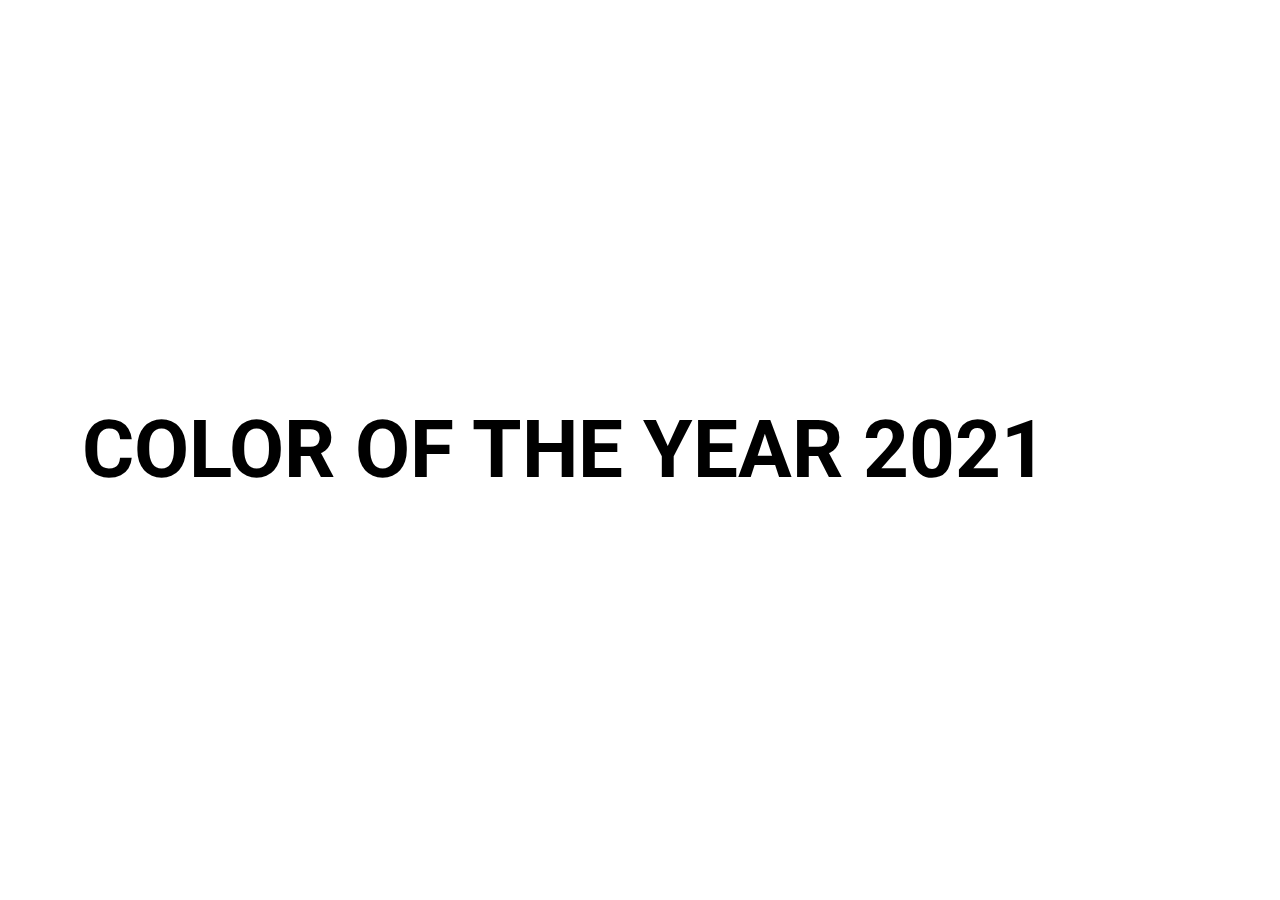
<file: bootstrap-page-transitions-main/fade-in.html>
<!DOCTYPE html>
<html lang="en">

<head>
  <meta charset="UTF-8" />
  <meta name="viewport" content="width=device-width, initial-scale=1, shrink-to-fit=no" />
  <meta http-equiv="x-ua-compatible" content="ie=edge" />
  <title>Material Design for Bootstrap</title>
  <!-- MDB icon -->
  <link rel="icon" href="img/mdb-favicon.ico" type="image/x-icon" />
  <!-- Font Awesome -->
  <link rel="stylesheet" href="https://use.fontawesome.com/releases/v5.15.2/css/all.css" />
  <!-- Google Fonts Roboto -->
  <link rel="stylesheet" href="https://fonts.googleapis.com/css2?family=Roboto:wght@300;400;500;700;900&display=swap" />
  <!-- MDB -->
  <link rel="stylesheet" href="css/bootstrap-page-transitions.min.css" />
</head>

<body>
  <!-- Start your project here-->

  <style>
    html,
    body,
    header,
    header section {
      height: 100%;
    }

    .bg-image-vertical {
      position: relative;
      overflow: hidden;
      background-repeat: no-repeat;
      background-position: right center;
      background-size: auto 100%;
    }

    .display-1,
    .display-2,
    h5 {
      font-weight: 700 !important;
    }

    @media (min-width: 1600px) {
      .display-1 {
        font-size: 10rem;
      }
    }

    body {
      color: #000;
    }
  </style>
  <header>
    <section>
      <div class="bg-image-vertical h-100" style="
            background-image: url(https://mdbootstrap.com/img/Photos/new-templates/coty/img1.jpg);
          ">
        <div class="mask d-flex align-items-center h-100">
          <div class="container">
            <div class="row justify-content-center">
              <div class="col-md-12">
                <h2 class="display-1 text-uppercase mb-5 mb-lg-0">
                  <span data-mdb-toggle="animation" data-mdb-animation-start="onLoad" data-mdb-animation="fade-in"
                    data-mdb-animation-duration="1000" data-mdb-animation-delay="200">Color</span>
                  <span data-mdb-toggle="animation" data-mdb-animation-start="onLoad" data-mdb-animation="fade-in"
                    data-mdb-animation-duration="1000" data-mdb-animation-delay="400">
                    of</span>
                  <span data-mdb-toggle="animation" data-mdb-animation-start="onLoad" data-mdb-animation="fade-in"
                    data-mdb-animation-duration="1000" data-mdb-animation-delay="600">
                    the</span>
                  <span data-mdb-toggle="animation" data-mdb-animation-start="onLoad" data-mdb-animation="fade-in"
                    data-mdb-animation-duration="1000" data-mdb-animation-delay="800">
                    year</span>
                  <span data-mdb-toggle="animation" data-mdb-animation-start="onLoad" data-mdb-animation="fade-in"
                    data-mdb-animation-duration="1000" data-mdb-animation-delay="1000">
                    2021</span>
                </h2>
              </div>
            </div>
          </div>
        </div>
      </div>
    </section>
  </header>
  <!-- End your project here-->

  <!-- MDB -->
  <script type="text/javascript" src="js/mdb.min.js"></script>
  <!-- Custom scripts -->
  <script type="text/javascript"></script>
</body>

</html>
</file>
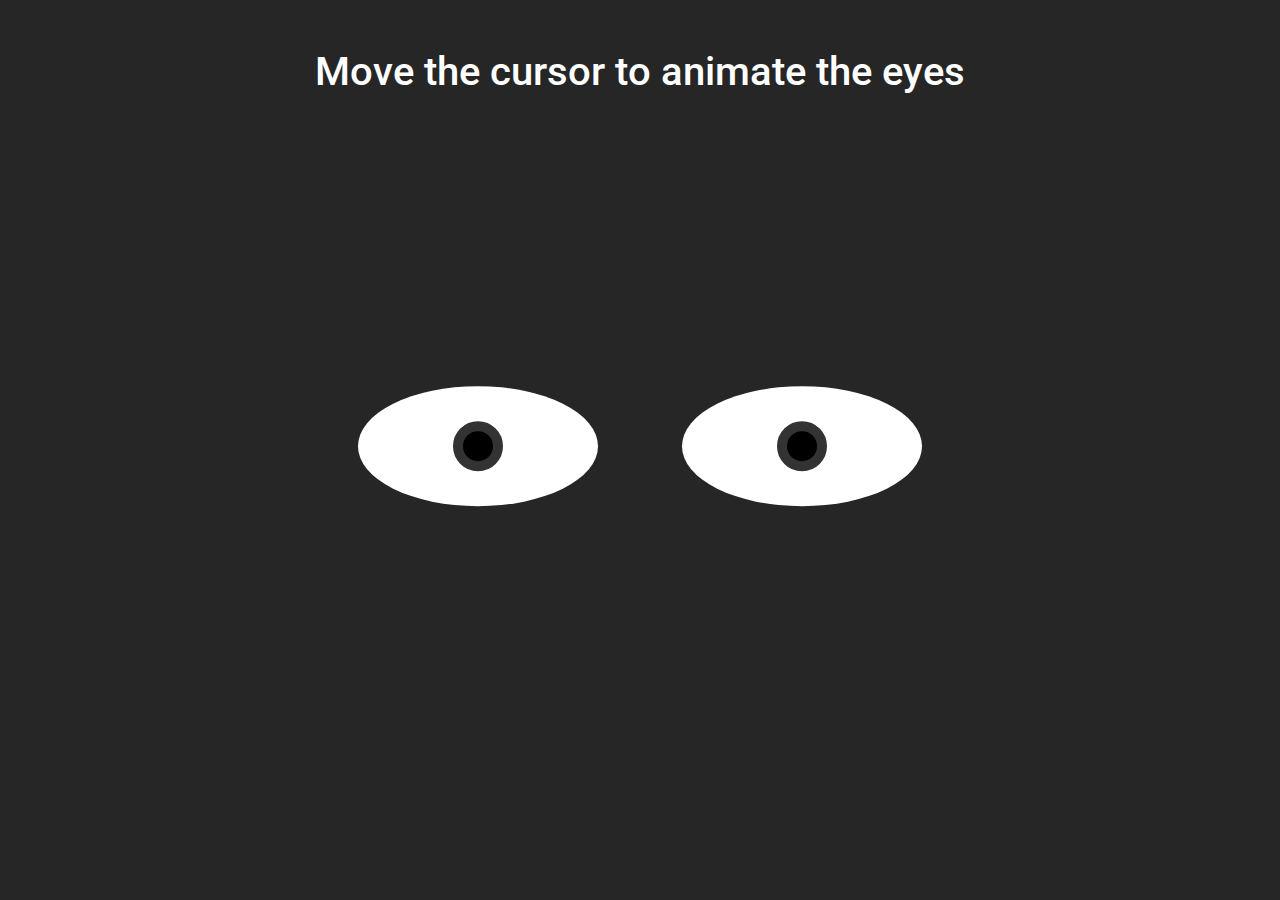
<file: bootstrap-page-transitions-main/on-hover.html>
<!DOCTYPE html>
<html lang="en">

<head>
  <meta charset="UTF-8" />
  <meta name="viewport" content="width=device-width, initial-scale=1, shrink-to-fit=no" />
  <meta http-equiv="x-ua-compatible" content="ie=edge" />
  <title>Material Design for Bootstrap</title>
  <!-- MDB icon -->
  <link rel="icon" href="img/mdb-favicon.ico" type="image/x-icon" />
  <!-- Font Awesome -->
  <link rel="stylesheet" href="https://use.fontawesome.com/releases/v5.15.2/css/all.css" />
  <!-- Google Fonts Roboto -->
  <link rel="stylesheet" href="https://fonts.googleapis.com/css2?family=Roboto:wght@300;400;500;700;900&display=swap" />
  <!-- MDB -->
  <link rel="stylesheet" href="css/bootstrap-page-transitions.min.css" />
</head>

<body>
  <!-- Start your project here-->

  <style>
    .eyes {
      position: absolute;
      top: 50%;
      transform: translateY(-50%);
      width: 100%;
      text-align: center;
    }

    .eye {
      width: 240px;
      height: 120px;
      background: #fff;
      display: inline-block;
      margin: 40px;
      border-radius: 50%;
      position: relative;
      overflow: hidden;
    }

    .ball {
      width: 50px;
      height: 50px;
      background: #000;
      position: absolute;
      top: 50%;
      left: 50%;
      transform: translate(-50%, -50%);
      border-radius: 50%;
      border: 10px solid #333;
    }
  </style>
  <body class="bg-dark">
    <h1 class="text-center text-white mt-5">Move the cursor to animate the eyes</h1>
    <div class="eyes">
      <div class="eye">
        <div class="ball"></div>
      </div>
      <div class="eye">
        <div class="ball"></div>
      </div>
    </div>
  </body>
  <!-- End your project here-->

  <!-- MDB -->
  <script type="text/javascript" src="js/mdb.min.js"></script>
  <!-- Custom scripts -->
  <script type="text/javascript"></script>
  <!-- Custom scripts -->
  <script>
  const balls = document.getElementsByClassName("ball");
    document.onmousemove = function() {
      let x = event.clientX * 100 / window.innerWidth + "%";
      let y = event.clientY * 100 / window.innerHeight + "%";
      // event.cilentX => get the horizontal coordinate of the mouse
      // event.cilentY => get the vertical coordinate of the mouse
      // window.innerWidth => get the browser width
      // window.innerHeight => get the browser height
    
      for(let i = 0; i < 2; i++) {
        balls[i].style.left = x;
        balls[i].style.top = y;
        balls[i].style.transform = "translate(-"+x+", -"+y+")";
      }
    }
  </script>
  
</body>

</html>
</file>
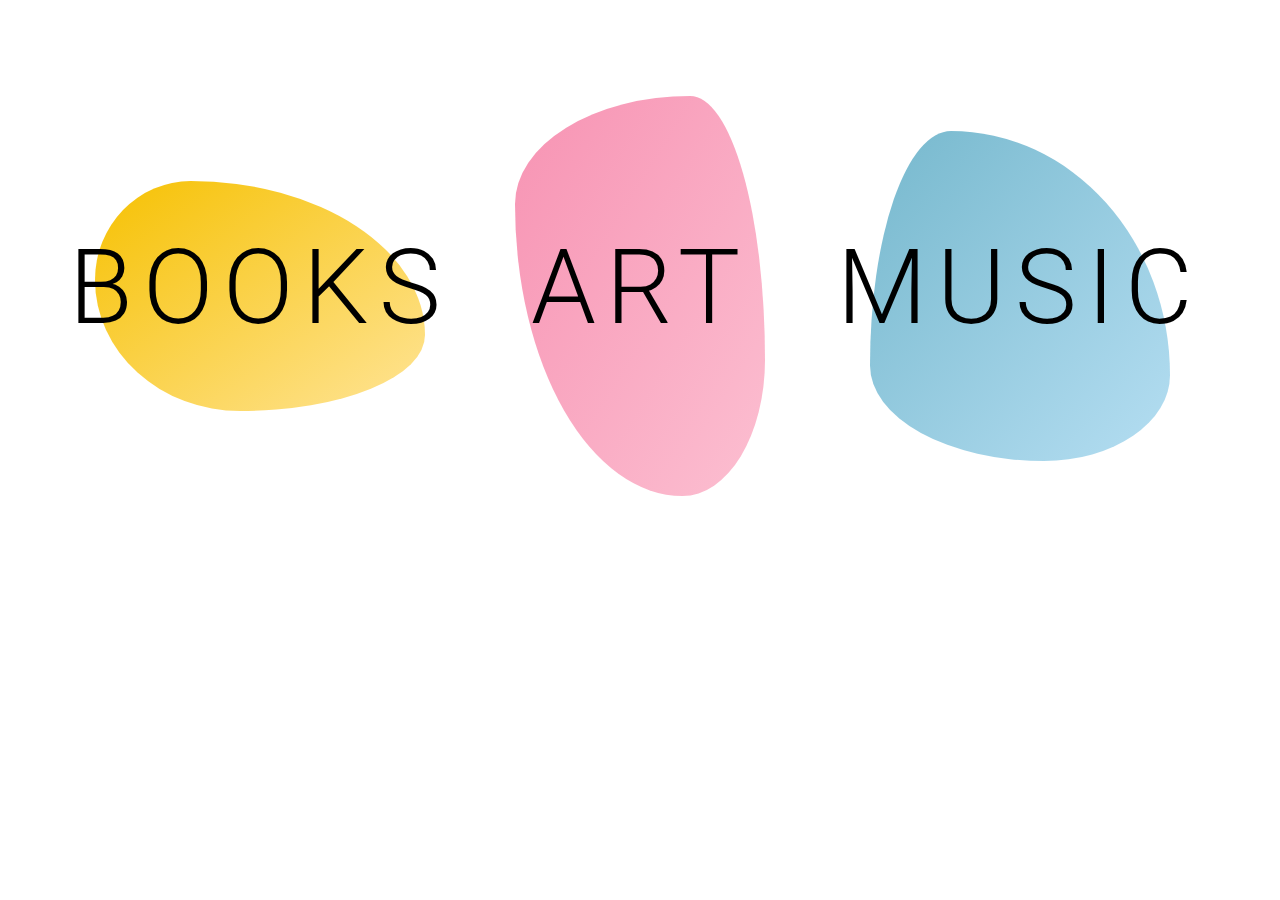
<file: bootstrap-page-transitions-main/pulse-infinite.html>
<!DOCTYPE html>
<html lang="en">

<head>
  <meta charset="UTF-8" />
  <meta name="viewport" content="width=device-width, initial-scale=1, shrink-to-fit=no" />
  <meta http-equiv="x-ua-compatible" content="ie=edge" />
  <title>Material Design for Bootstrap</title>
  <!-- MDB icon -->
  <link rel="icon" href="img/mdb-favicon.ico" type="image/x-icon" />
  <!-- Font Awesome -->
  <link rel="stylesheet" href="https://use.fontawesome.com/releases/v5.15.2/css/all.css" />
  <!-- Google Fonts Roboto -->
  <link rel="stylesheet" href="https://fonts.googleapis.com/css2?family=Roboto:wght@300;400;500;700;900&display=swap" />
  <!-- MDB -->
  <link rel="stylesheet" href="css/bootstrap-page-transitions.min.css" />
</head>

<body>
  <!-- Start your project here-->

  <style>
    .fancy-border-radius-1 {
      border-radius: 29% 71% 56% 44% / 43% 67% 33% 57%;

      width: 330px;
      height: 230px;
      background: #f6c102;
      background: -webkit-linear-gradient(to bottom right,
          #f6c102,
          #ffe496);
      background: linear-gradient(to bottom right,
          #f6c102,
          #ffe496);
    }

    .fancy-border-radius-2 {
      border-radius: 70% 30% 33% 67% / 27% 66% 34% 73%;

      width: 250px;
      height: 400px;
      background: #f793b3;
      background: -webkit-linear-gradient(to bottom right,
          #f793b3,
          #fcbfd1);
      background: linear-gradient(to bottom right,
          #f793b3,
          #fcbfd1);
    }

    .fancy-border-radius-3 {
      border-radius: 27% 73% 42% 58% / 71% 74% 26% 29%;

      width: 300px;
      height: 330px;
      background: #76b8cd;
      background: -webkit-linear-gradient(to bottom right,
          #76b8cd,
          #b5def2);
      background: linear-gradient(to bottom right,
          #76b8cd,
          #b5def2);
    }
    @media (min-width: 1200px) {
      .display-2 {
        font-size: 6.5rem;
      }
    }
    @media (min-width: 767px) and (max-width: 1199px) {
      .display-2 {
        font-size: 4.5rem;
      }
    }
  </style>
  <div class="container my-5 py-5">

    <section>
      
      <div class="row align-items-center">
        <div class="col-lg-4 mb-4">

          <div class="fancy-border-radius-1 mx-auto d-flex align-items-center justify-content-center text-center" data-mdb-toggle="animation" data-mdb-animation-start="onLoad"
          data-mdb-animation="pulse" data-mdb-animation-duration="1000" style="animation-iteration-count: infinite;">
            <p class="display-2 text-uppercase text-black" style="letter-spacing: 10px;">Books</p>
          </div>

        </div>
        <div class="col-lg-4 mb-4">

          <div class="fancy-border-radius-2 mx-auto d-flex align-items-center justify-content-center text-center" data-mdb-toggle="animation" data-mdb-animation-start="onLoad"
          data-mdb-animation="pulse" data-mdb-animation-duration="1000" style="animation-iteration-count: infinite;">
            <p class="display-2 text-uppercase text-black" style="letter-spacing: 10px;">Art</p>
          </div>

        </div>
        <div class="col-lg-4 mb-4">

          <div class="fancy-border-radius-3 mx-auto d-flex align-items-center justify-content-center text-center" data-mdb-toggle="animation" data-mdb-animation-start="onLoad"
          data-mdb-animation="pulse" data-mdb-animation-duration="1000" style="animation-iteration-count: infinite;">
            <p class="display-2 text-uppercase text-black" style="letter-spacing: 10px;">Music</p>
          </div>

        </div>
      </div>

    </section>

  </div>
  <!-- End your project here-->

  <!-- MDB -->
  <script type="text/javascript" src="js/mdb.min.js"></script>
  <!-- Custom scripts -->
  <script type="text/javascript"></script>
</body>

</html>
</file>
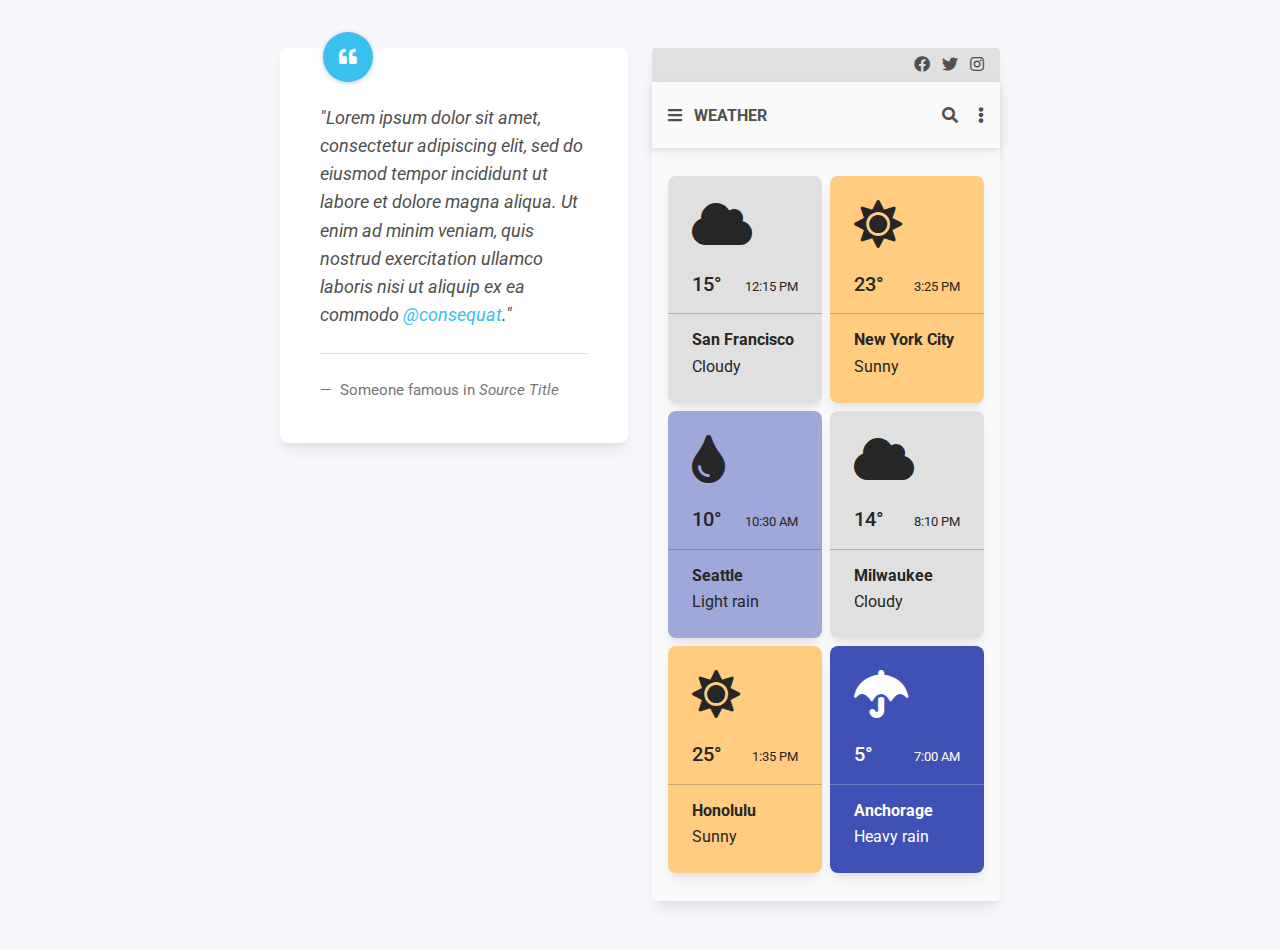
<file: bootstrap-page-transitions-main/tada-fade.html>
<!DOCTYPE html>
<html lang="en">

<head>
  <meta charset="UTF-8" />
  <meta name="viewport" content="width=device-width, initial-scale=1, shrink-to-fit=no" />
  <meta http-equiv="x-ua-compatible" content="ie=edge" />
  <title>Material Design for Bootstrap</title>
  <!-- MDB icon -->
  <link rel="icon" href="img/mdb-favicon.ico" type="image/x-icon" />
  <!-- Font Awesome -->
  <link rel="stylesheet" href="https://use.fontawesome.com/releases/v5.15.2/css/all.css" />
  <!-- Google Fonts Roboto -->
  <link rel="stylesheet" href="https://fonts.googleapis.com/css2?family=Roboto:wght@300;400;500;700;900&display=swap" />
  <!-- MDB -->
  <link rel="stylesheet" href="css/bootstrap-page-transitions.min.css" />
</head>

<body>
  <!-- Start your project here-->

  <style>
    body {
      background-color: #f5f7fa;
    }

    .blockquote-custom {
      position: relative;
      font-size: 1.1rem;
    }

    .blockquote-custom-icon {
      width: 50px;
      height: 50px;
      border-radius: 50%;
      display: flex;
      align-items: center;
      justify-content: center;
      position: absolute;
      top: -40px;
      left: 19px;
    }

    .card.panels-card .hour {
      font-size: 0.8rem;
      margin-top: 0.3rem;
    }
  </style>
  <div class="container">
    <section class="my-5">
      <div class="d-flex justify-content-center mx-auto row">
        <div class="col-md-4">
          <div class="card">
            <div class="card-body">
              <blockquote class="blockquote blockquote-custom bg-white px-3 pt-4">
                <div class="blockquote-custom-icon bg-info shadow-1-strong"
                  style="margin-right: .75rem; animation-iteration-count: infinite;" data-mdb-toggle="animation"
                  data-mdb-animation-start="onLoad" data-mdb-animation="tada" data-mdb-animation-duration="1000">
                  <i class="fa fa-quote-left text-white"></i>
                </div>
                <p class="mb-0 mt-2 font-italic">
                  "Lorem ipsum dolor sit amet, consectetur adipiscing elit, sed do eiusmod tempor
                  incididunt ut labore et dolore magna aliqua. Ut enim ad minim veniam, quis nostrud
                  exercitation ullamco laboris nisi ut aliquip ex ea commodo
                  <a href="#" class="text-info">@consequat</a>."
                </p>
                <footer class="blockquote-footer pt-4 mt-4 border-top">
                  Someone famous in
                  <cite title="Source Title">Source Title</cite>
                </footer>
              </blockquote>
            </div>
          </div>
        </div>
        <div class="col-md-4">
          <div class="card panels-card">
            <div class="rounded-top" style="background-color: #e0e0e0;">
              <ul class="list-inline float-end my-0 py-1 pe-3">
                <li class="list-inline-item">
                  <i class="fab fa-facebook" aria-hidden="true"></i>
                </li>
                <li class="list-inline-item">
                  <i class="fab fa-twitter" aria-hidden="true"></i>
                </li>
                <li class="list-inline-item">
                  <i class="fab fa-instagram" aria-hidden="true"></i>
                </li>
              </ul>
            </div>
            <nav class="navbar navbar-expand-lg navbar-dark d-flex justify-content-between z-depth-1-bottom px-3"
              style="background-color: #fafafa;">
              <div>
                <ul class="list-inline my-2 py-1">
                  <li class="list-inline-item">
                    <i class="fas fa-bars" aria-hidden="true"></i>
                  </li>
                  <li class="list-inline-item font-weight-bold text-uppercase">
                    weather
                  </li>
                </ul>
              </div>
              <div>
                <ul class="list-inline my-2 py-1">
                  <li class="list-inline-item">
                    <i class="fas fa-search" aria-hidden="true"></i>
                    <i class="fas fa-ellipsis-v ps-3" aria-hidden="true"></i>
                  </li>
                </ul>
              </div>
            </nav>
            <div class="card-body rounded-bottom text-dark" style="background-color: #fafafa;">
              <div class="row">
                <div class="col-6 p-1">
                  <div class="card" style="background-color: #e0e0e0;"
                    data-mdb-toggle="animation" data-mdb-animation-start="onLoad" data-mdb-animation="fade-in-left"
                    data-mdb-animation-duration="1000" data-mdb-animation-delay="200">
                    <div class="card-body pb-0">
                      <i class="fas fa-cloud fa-3x pb-4"></i>
                      <div class="d-flex justify-content-between">
                        <p class="mb-0 h5">15&deg;</p>
                        <p class="mb-0 hour">12:15 PM</p>
                      </div>
                    </div>
                    <hr>
                    <div class="card-body pt-0">
                      <h6 class="font-weight-bold mb-1">San Francisco</h6>
                      <p class="mb-0">Cloudy</p>
                    </div>
                  </div>
                </div>
                <div class="col-6 p-1">
                  <div class="card" style="background-color: #ffcc80;" data-mdb-toggle="animation" data-mdb-animation-start="onLoad" data-mdb-animation="fade-in-right"
                    data-mdb-animation-duration="1000" data-mdb-animation-delay="200">
                    <div class="card-body pb-0">
                      <i class="fas fa-sun fa-3x pb-4"></i>
                      <div class="d-flex justify-content-between">
                        <p class="mb-0 h5">23&deg;</p>
                        <p class="mb-0 hour">3:25 PM</p>
                      </div>
                    </div>
                    <hr>
                    <div class="card-body pt-0">
                      <h6 class="font-weight-bold mb-1">New York City</h6>
                      <p class="mb-0">Sunny</p>
                    </div>
                  </div>
                </div>
              </div>
              <div class="row">
                <div class="col-6 p-1">
                  <div class="card" style="background-color: #9fa8da;" data-mdb-toggle="animation" data-mdb-animation-start="onLoad" data-mdb-animation="fade-in-left"
                    data-mdb-animation-duration="1000" data-mdb-animation-delay="400">
                    <div class="card-body pb-0">
                      <i class="fas fa-tint fa-3x pb-4"></i>
                      <div class="d-flex justify-content-between">
                        <p class="mb-0 h5">10&deg;</p>
                        <p class="mb-0 hour">10:30 AM</p>
                      </div>
                    </div>
                    <hr>
                    <div class="card-body pt-0">
                      <h6 class="font-weight-bold mb-1">Seattle</h6>
                      <p class="mb-0">Light rain</p>
                    </div>
                  </div>
                </div>
                <div class="col-6 p-1">
                  <div class="card" style="background-color: #e0e0e0;" data-mdb-toggle="animation" data-mdb-animation-start="onLoad" data-mdb-animation="fade-in-right"
                    data-mdb-animation-duration="1000" data-mdb-animation-delay="400">
                    <div class="card-body pb-0">
                      <i class="fas fa-cloud fa-3x pb-4"></i>
                      <div class="d-flex justify-content-between">
                        <p class="mb-0 h5">14&deg;</p>
                        <p class="mb-0 hour">8:10 PM</p>
                      </div>
                    </div>
                    <hr>
                    <div class="card-body pt-0">
                      <h6 class="font-weight-bold mb-1">Milwaukee</h6>
                      <p class="mb-0">Cloudy</p>
                    </div>
                  </div>
                </div>
              </div>
              <div class="row">
                <div class="col-6 p-1">
                  <div class="card" style="background-color: #ffcc80;" data-mdb-toggle="animation" data-mdb-animation-start="onLoad" data-mdb-animation="fade-in-left"
                    data-mdb-animation-duration="1000" data-mdb-animation-delay="600">
                    <div class="card-body pb-0">
                      <i class="fas fa-sun fa-3x pb-4"></i>
                      <div class="d-flex justify-content-between">
                        <p class="mb-0 h5">25&deg;</p>
                        <p class="mb-0 hour">1:35 PM</p>
                      </div>
                    </div>
                    <hr>
                    <div class="card-body pt-0">
                      <h6 class="font-weight-bold mb-1">Honolulu</h6>
                      <p class="mb-0">Sunny</p>
                    </div>
                  </div>
                </div>
                <div class="col-6 p-1">
                  <div class="card indigo text-white" style="background-color: #3f51b5;" data-mdb-toggle="animation" data-mdb-animation-start="onLoad" data-mdb-animation="fade-in-right"
                    data-mdb-animation-duration="1000" data-mdb-animation-duration="600">
                    <div class="card-body pb-0">
                      <i class="fas fa-umbrella fa-3x pb-4"></i>
                      <div class="d-flex justify-content-between">
                        <p class="mb-0 h5">5&deg;</p>
                        <p class="mb-0 hour">7:00 AM</p>
                      </div>
                    </div>
                    <hr class="hr-light">
                    <div class="card-body pt-0">
                      <h6 class="font-weight-bold mb-1">Anchorage</h6>
                      <p class="mb-0">Heavy rain</p>
                    </div>
                  </div>
                </div>
              </div>
            </div>
          </div>
        </div>
      </div>
    </section>
  </div>
  <!-- End your project here-->

  <!-- MDB -->
  <script type="text/javascript" src="js/mdb.min.js"></script>
  <!-- Custom scripts -->
  <script type="text/javascript"></script>
</body>

</html>
</file>
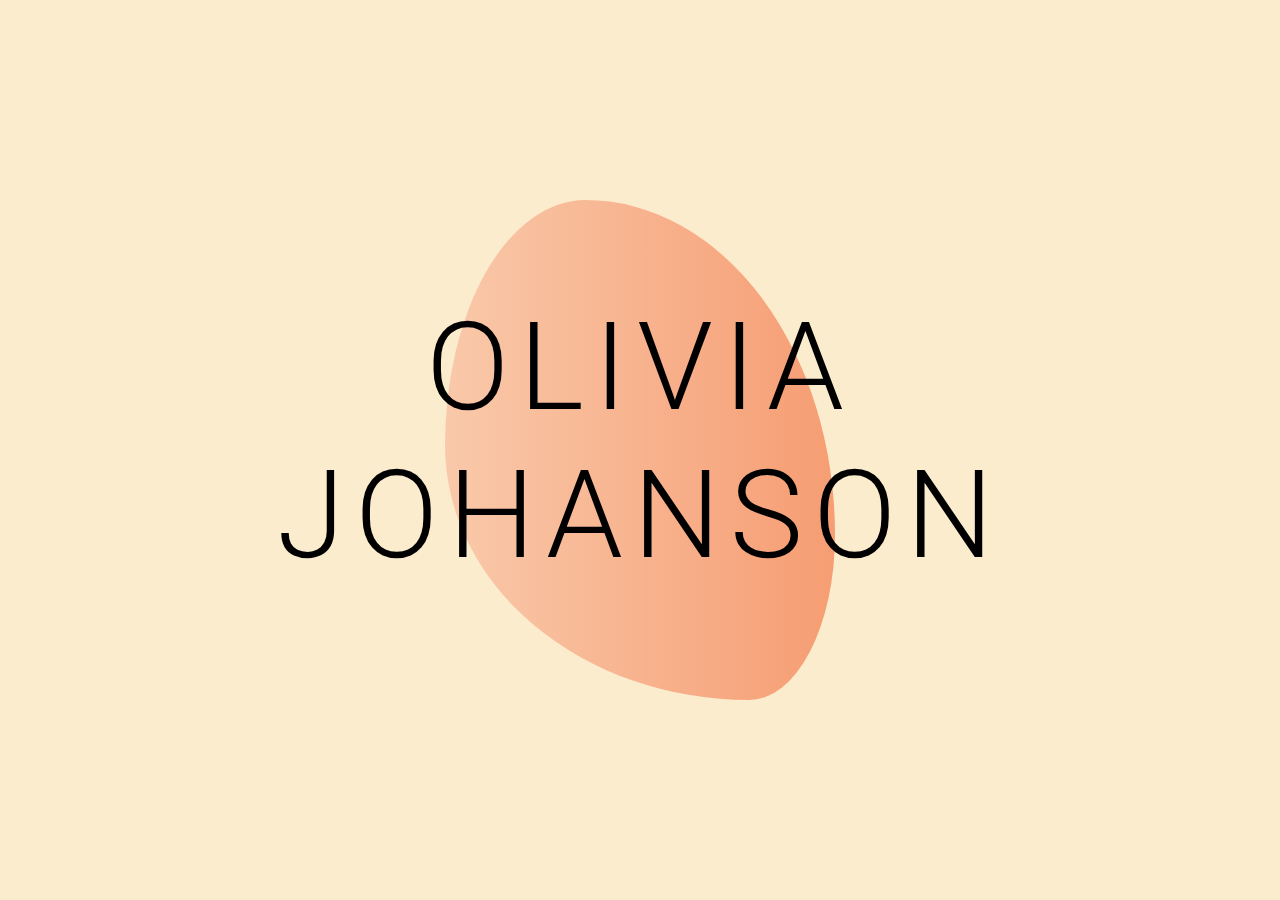
<file: bootstrap-page-transitions-main/tada.html>
<!DOCTYPE html>
<html lang="en">

<head>
  <meta charset="UTF-8" />
  <meta name="viewport" content="width=device-width, initial-scale=1, shrink-to-fit=no" />
  <meta http-equiv="x-ua-compatible" content="ie=edge" />
  <title>Material Design for Bootstrap</title>
  <!-- MDB icon -->
  <link rel="icon" href="img/mdb-favicon.ico" type="image/x-icon" />
  <!-- Font Awesome -->
  <link rel="stylesheet" href="https://use.fontawesome.com/releases/v5.15.2/css/all.css" />
  <!-- Google Fonts Roboto -->
  <link rel="stylesheet" href="https://fonts.googleapis.com/css2?family=Roboto:wght@300;400;500;700;900&display=swap" />
  <!-- MDB -->
  <link rel="stylesheet" href="css/bootstrap-page-transitions.min.css" />
</head>

<body>
  <!-- Start your project here-->
  <style>
    html,
    body,
    header,
    header section {
      height: 100%;
    }

    /* These are the KEY styles - you can add them directly to any object you want in your project */
    .fancy-border-radius {
      border-radius: 36% 64% 22% 78% / 49% 67% 33% 51%;

      /* These are ADDITIONAL styles - add them if you want an object exactly like in the demo above */
      width: 390px;
      height: 500px;
      background: #f69d73;
      background: -webkit-linear-gradient(to right,
          #f9c9aa,
          #f69d73);
      background: linear-gradient(to right,
          #f9c9aa,
          #f69d73);
    }

    @media (min-width: 767px) {
      .display-1 {
        font-size: 7.7rem;
      }
    }
  </style>

  <header>

    <section>
      <div class="bg-image h-100" style="background-color: #fcecce;">
        <div class="mask d-flex align-items-center h-100">
          <div class="container">
            <div class="row justify-content-center text-center">
              <div class="col">
                <div class="fancy-border-radius mx-auto d-flex align-items-center justify-content-center text-center" data-mdb-toggle="animation" data-mdb-animation-start="onLoad" data-mdb-animation="tada"
                data-mdb-animation-duration="1000" data-mdb-animation-duration="300">
                  <p class="display-1 text-uppercase text-black" style="letter-spacing: 10px;">Olivia<br>Johanson</p>
                </div>
              </div>
            </div>
          </div>
        </div>
      </div>
    </section>

  </header>
  <!-- End your project here-->

  <!-- MDB -->
  <script type="text/javascript" src="js/mdb.min.js"></script>
  <!-- Custom scripts -->
  <script type="text/javascript"></script>
</body>

</html>
</file>
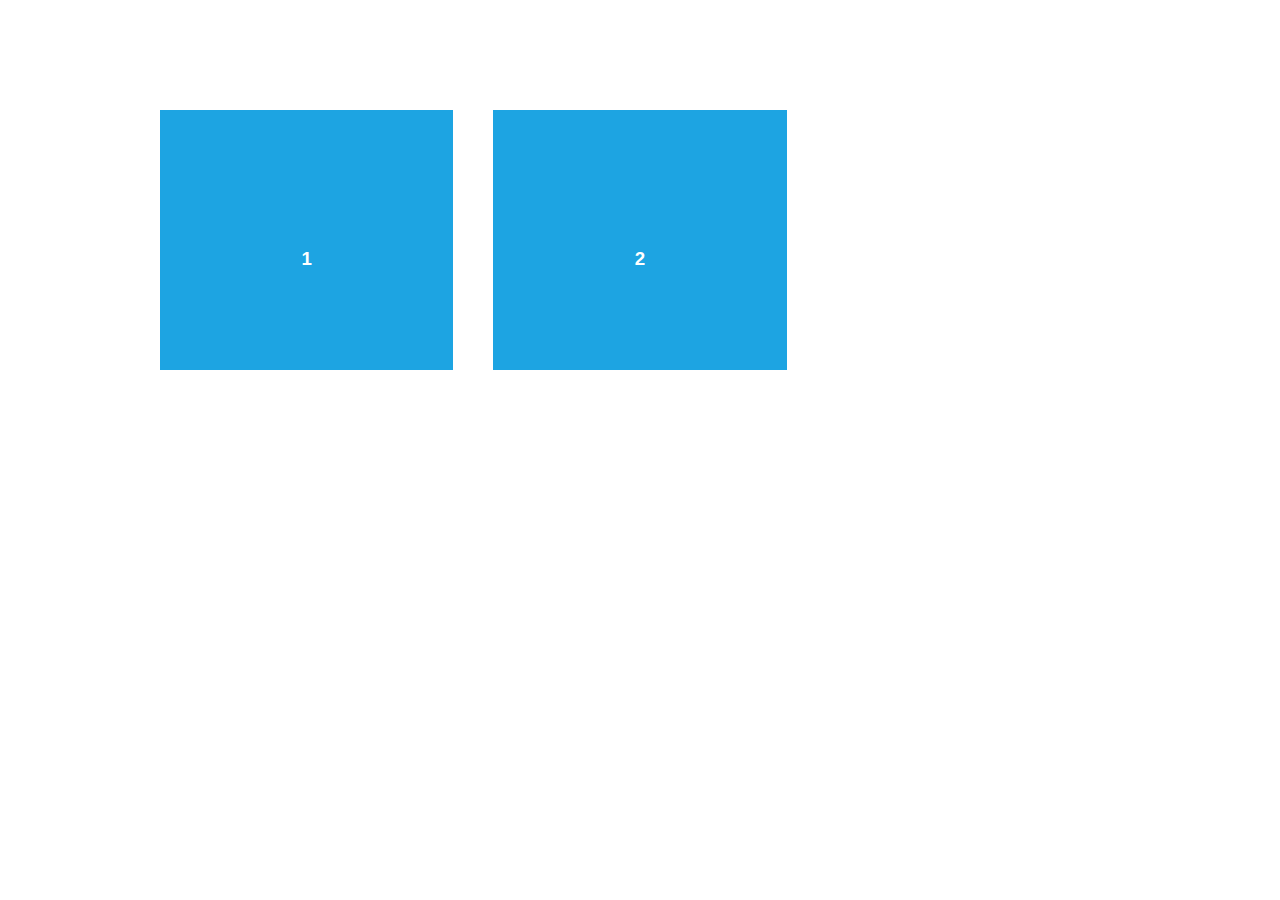
<file: aos-master/demo/async.html>
<!DOCTYPE html>
<html>
  <head>
    <meta charset="utf-8">
    <title>AOS - Animate on scroll library</title>
    <meta name="viewport" content="width=device-width">
    <link rel="stylesheet" href="css/styles.css" />
    <link rel="stylesheet" href="../dist/aos.css" />
  </head>
  <body>
    <div id="aos-demo" class="aos-all"></div>

    <script src="../dist/aos.js"></script>
    <script>
      AOS.init({
        easing: 'ease-in-out-sine'
      });

      setInterval(addItem, 300);

      var itemsCounter = 1;
      var container = document.getElementById('aos-demo');

      function addItem () {
        if (itemsCounter > 42) return;
        var item = document.createElement('div');
        item.classList.add('aos-item');
        item.setAttribute('data-aos', 'fade-up');
        item.innerHTML = '<div class="aos-item__inner"><h3>' + itemsCounter + '</h3></div>';
        container.appendChild(item);
        itemsCounter++;
      }
    </script>
  </body>
</html>
</file>
<file: aos-master/demo/css/styles.css>
body {
  font-family: Helvetica,Tahoma;
}

*,
*:before,
*:after {
  box-sizing: border-box;
}

.aos-all {
  width: 1000px;
  max-width: 98%;
  margin: 10vh auto 0 auto;
}

.aos-item {
  display: inline-block;
  float: left;
  width: 33.3333%;
  height: 300px;
  padding: 20px;
}

.aos-item__inner {
  position: relative;
  width: 100%;
  height: 100%;
  float: left;
  background: #1da4e2;
  line-height: 260px;
  text-align: center;
  color: #fff;
}

@media screen and (max-width: 800px) {
  .aos-item {
    width: 50%;
  }
}
</file>
